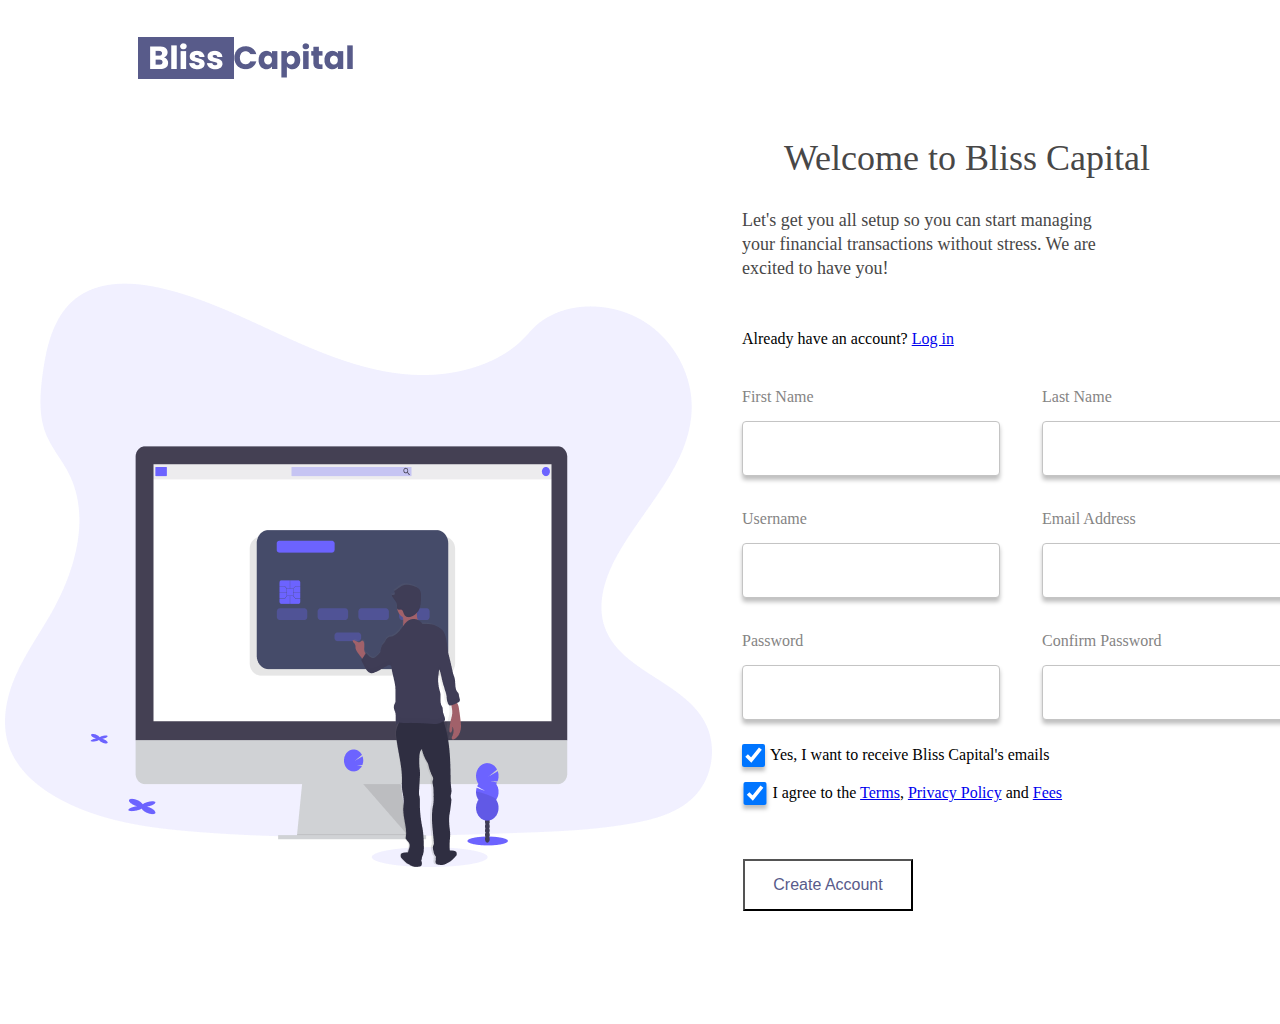
<file: index.html>
<!DOCTYPE html>
<html lang="en">
<head>
    <meta charset="UTF-8">
    <meta name="viewport" content="width=device-width, initial-scale=1.0">
    <meta http-equiv="X-UA-Compatible" content="ie=edge">
    <title>Create Account</title>
    <link rel="stylesheet" href="css/signup.css" type="text/css">
</head>
<body>
    <div id="logo">
        <img src="img/logo.png" alt="logo">
    </div>
    <div class="wel-pics">
        <img src="img/stripe payment.png" alt="business-pics">
    </div>
    <div>
        <h2>Welcome to Bliss Capital</h2>
        <p id="par1">Let's get you all setup so you can start managing<br> your financial transactions without stress. We are<br> excited to have you!</p>

        <p id="par2">Already have an account? <a href="#"> Log in </a></p>
    </div>

    <div>
        <form action="index.php" method="POST">
            <label for="fname">First Name</label>
            <input type="text" name="fname" id="fname">

            <label for="lname">Last Name</label>
            <input type="text" name="lname" id="lname">

            <label for="uname"> Username</label>
            <input type="text" name="uname" id="uname">

            <label for="emai">Email Address</label>
            <input type="email" name="emai" id="emai">

            <label for="psword">Password</label>
            <input type="password" name="psword" id="psword">

            <label for="cpsword">Confirm Password</label>
            <input type="password" name="cpsword" id="cpsword">

            <input id="rec-email" type="checkbox" checked>
            <p id="receivemail">Yes, I want to receive Bliss Capital's emails</p>

            <input id="terms" type="checkbox" checked>
            <p id="term">I agree to the <a href="#">Terms</a>, <a href="#">Privacy Policy</a> and <a href="#">Fees</a></p>

            <button type="submit">Create Account</button>
        </form>

      
    </div>
</body>
</html>
</file>
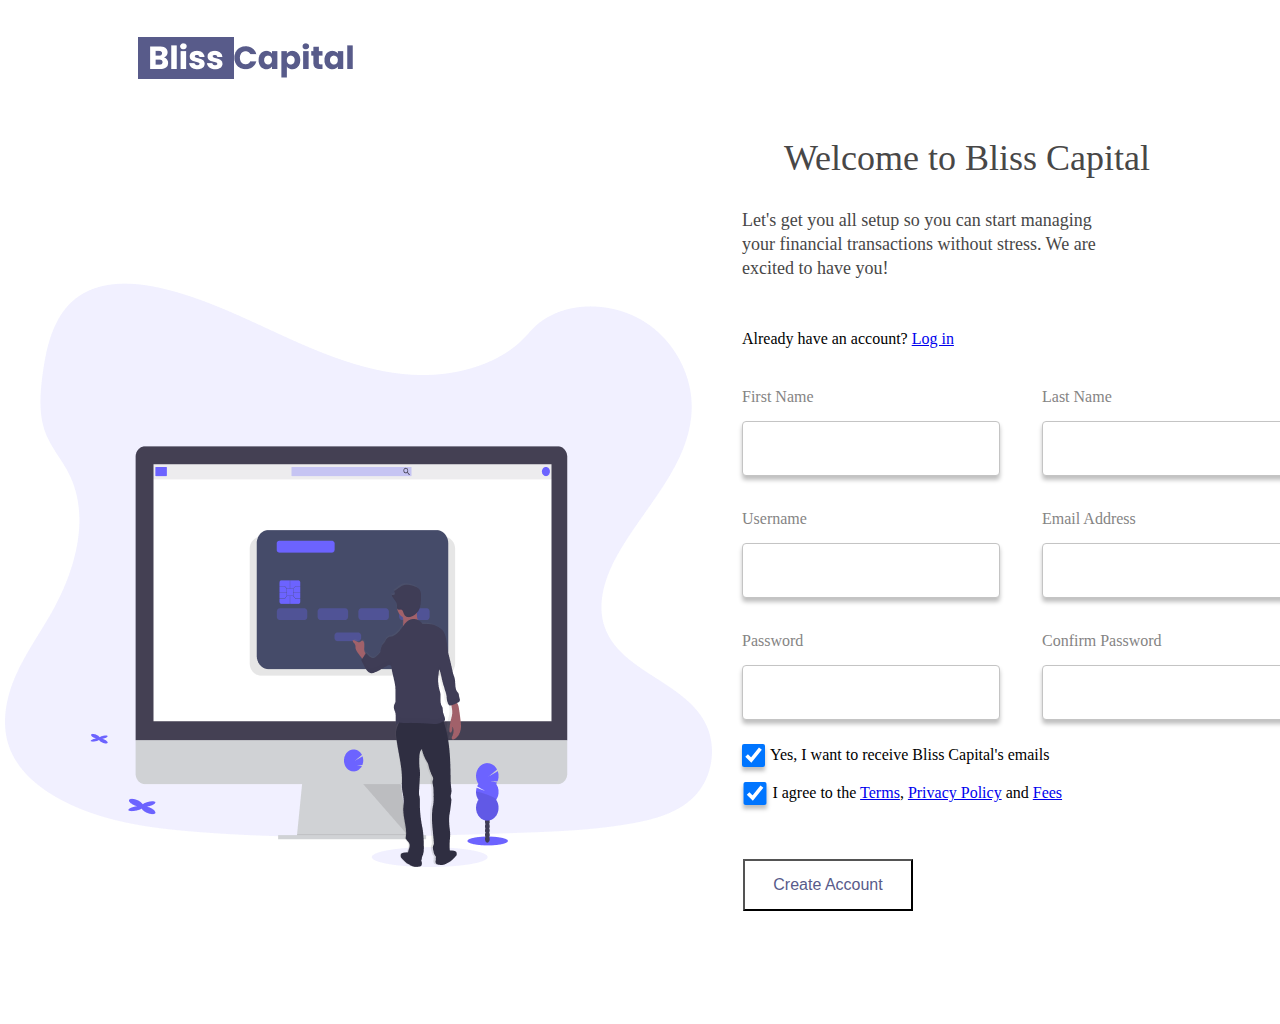
<file: signup.html>
<!DOCTYPE html>
<html lang="en">
<head>
    <meta charset="UTF-8">
    <meta name="viewport" content="width=device-width, initial-scale=1.0">
    <meta http-equiv="X-UA-Compatible" content="ie=edge">
    <title>Create Account</title>
    <link rel="stylesheet" href="css/signup.css" type="text/css">
</head>
<body>
    <div id="logo">
        <img src="img/logo.png" alt="logo">
    </div>
    <div class="wel-pics">
        <img src="img/stripe payment.png" alt="business-pics">
    </div>
    <div>
        <h2>Welcome to Bliss Capital</h2>
        <p id="par1">Let's get you all setup so you can start managing<br> your financial transactions without stress. We are<br> excited to have you!</p>

        <p id="par2">Already have an account? <a href="#"> Log in </a></p>
    </div>

    <div>
        <form action="" method="POST">
            <label for="fname">First Name</label>
            <input type="text" name="fname" id="fname">

            <label for="lname">Last Name</label>
            <input type="text" name="lname" id="lname">

            <label for="uname"> Username</label>
            <input type="text" name="uname" id="uname">

            <label for="emai">Email Address</label>
            <input type="email" name="emai" id="emai">

            <label for="psword">Password</label>
            <input type="password" name="psword" id="psword">

            <label for="cpsword">Confirm Password</label>
            <input type="text" name="cpsword" id="cpsword">

            <input id="rec-email" type="checkbox" checked>
            <p id="receivemail">Yes, I want to receive Bliss Capital's emails</p>

            <input id="terms" type="checkbox" checked>
            <p id="term">I agree to the <a href="#">Terms</a>, <a href="#">Privacy Policy</a> and <a href="#">Fees</a></p>
        </form>

        <button type="submit">Create Account</button>
    </div>
</body>
</html>
</file>
<file: css/signup.css>
*{
    padding: 0;
    margin: 0;
    box-sizing: border-box;
}
body{
    position: relative;
width: 1440px;
height: 1024px;

background: #FFFFFF;
}
#logo{
    position: absolute;
width: 217px;
height: 42px;
left: 138px;
top: 37px;
}
.wel-pics{
    position: absolute;
width: 707px;
height: 608.98px;
left: 5px;
top: 258.02px;
}
h2{
    position: absolute;
width: 464px;
height: 75px;
left: 735px;
top: 135px;
font-family: Poppins;
font-style: normal;
font-weight: 500;
font-size: 36px;
line-height: 132%;
text-align: center;
color: #484747;
}

#par1{
    position: absolute;
width: 457px;
height: 75px;
left: 742px;
top: 209px;
font-family: Poppins;
    font-style: normal;
    font-weight: normal;
    font-size: 18px;
line-height: 132%;
color: #484747;
}
#par2{
    position: absolute;
width: 299px;
height: 21px;
left: 742px;
top: 330px;
}
label{
    width: 102px;
height: 21px;
    font-family: Poppins;
    font-style: normal;
    font-weight: normal;
    font-size: 16px;
    line-height: 132%;
    color: #858484;
}
input{
    width: 258px;
height: 55px;
    background: #FFFFFF;
    border: 0.5px solid #C4C4C4;
    box-sizing: border-box;
    box-shadow: 0px 4px 4px rgba(0, 0, 0, 0.25);
    border-radius: 4px;
}
label[for="fname"]{
    position: absolute;
left: 742px;
top: 386px;
}
input[name="fname"]{
    position: absolute;
left: 742px;
top: 421px;
}
label[for="lname"]{
    position: absolute;
left: 1042px;
top: 386px;
}
input[name="lname"]{
    position: absolute;
left: 1042px;
top: 421px;
}
label[for="uname"]{
    position: absolute;
left: 742px;
top: 508px;
}
input[name="uname"]{
    position: absolute;
left: 742px;
top: 543px;
}
label[for="emai"]{
    position: absolute;
    left: 1042px;
    top: 508px;    
}
input[name="emai"]{
    position: absolute;
left: 1042px;
top: 543px;
}
label[for="psword"]{
    position: absolute;
left: 742px;
top: 630px;

}
input[name="psword"]{
    position: absolute;
width: 258px;
height: 55px;
left: 742px;
top: 665px;
}
label[for="cpsword"]{
    position: absolute;
left: 1042px;
top: 630px;
width: 258px;
height: 55px;
}
input[name="cpsword"]{
    position: absolute;
left: 1042px;
top: 665px;
}
input[type="checkbox"]{
    font-family: Poppins;
font-style: normal;
font-weight: normal;
font-size: 16px;
line-height: 132%;
color: #858484;
}
#rec-email{
    position: absolute;
width: 23px;
height: 23px;
left: 742px;
top: 744px;
}
#receivemail{
    position: absolute;
width: 342px;
height: 21px;
left: 770px;
top: 746px;
}
#terms{
    position: absolute;
width: 24.18px;
height: 23px;
left: 743px;
top: 782px;
}
#term{
    position: absolute;
width: 359.56px;
height: 21px;
left: 772.44px;
top: 784px;
}
button{
    position: absolute;
width: 170px;
height: 52px;
left: 743px;
top: 859px;
text-align: center;
color: #585B8A;
background: #ffffff;
font-size: 16px;
line-height: 132%;
}
button:hover{
    background: #585B8A;
    color: #ffffff;
}
</file>
